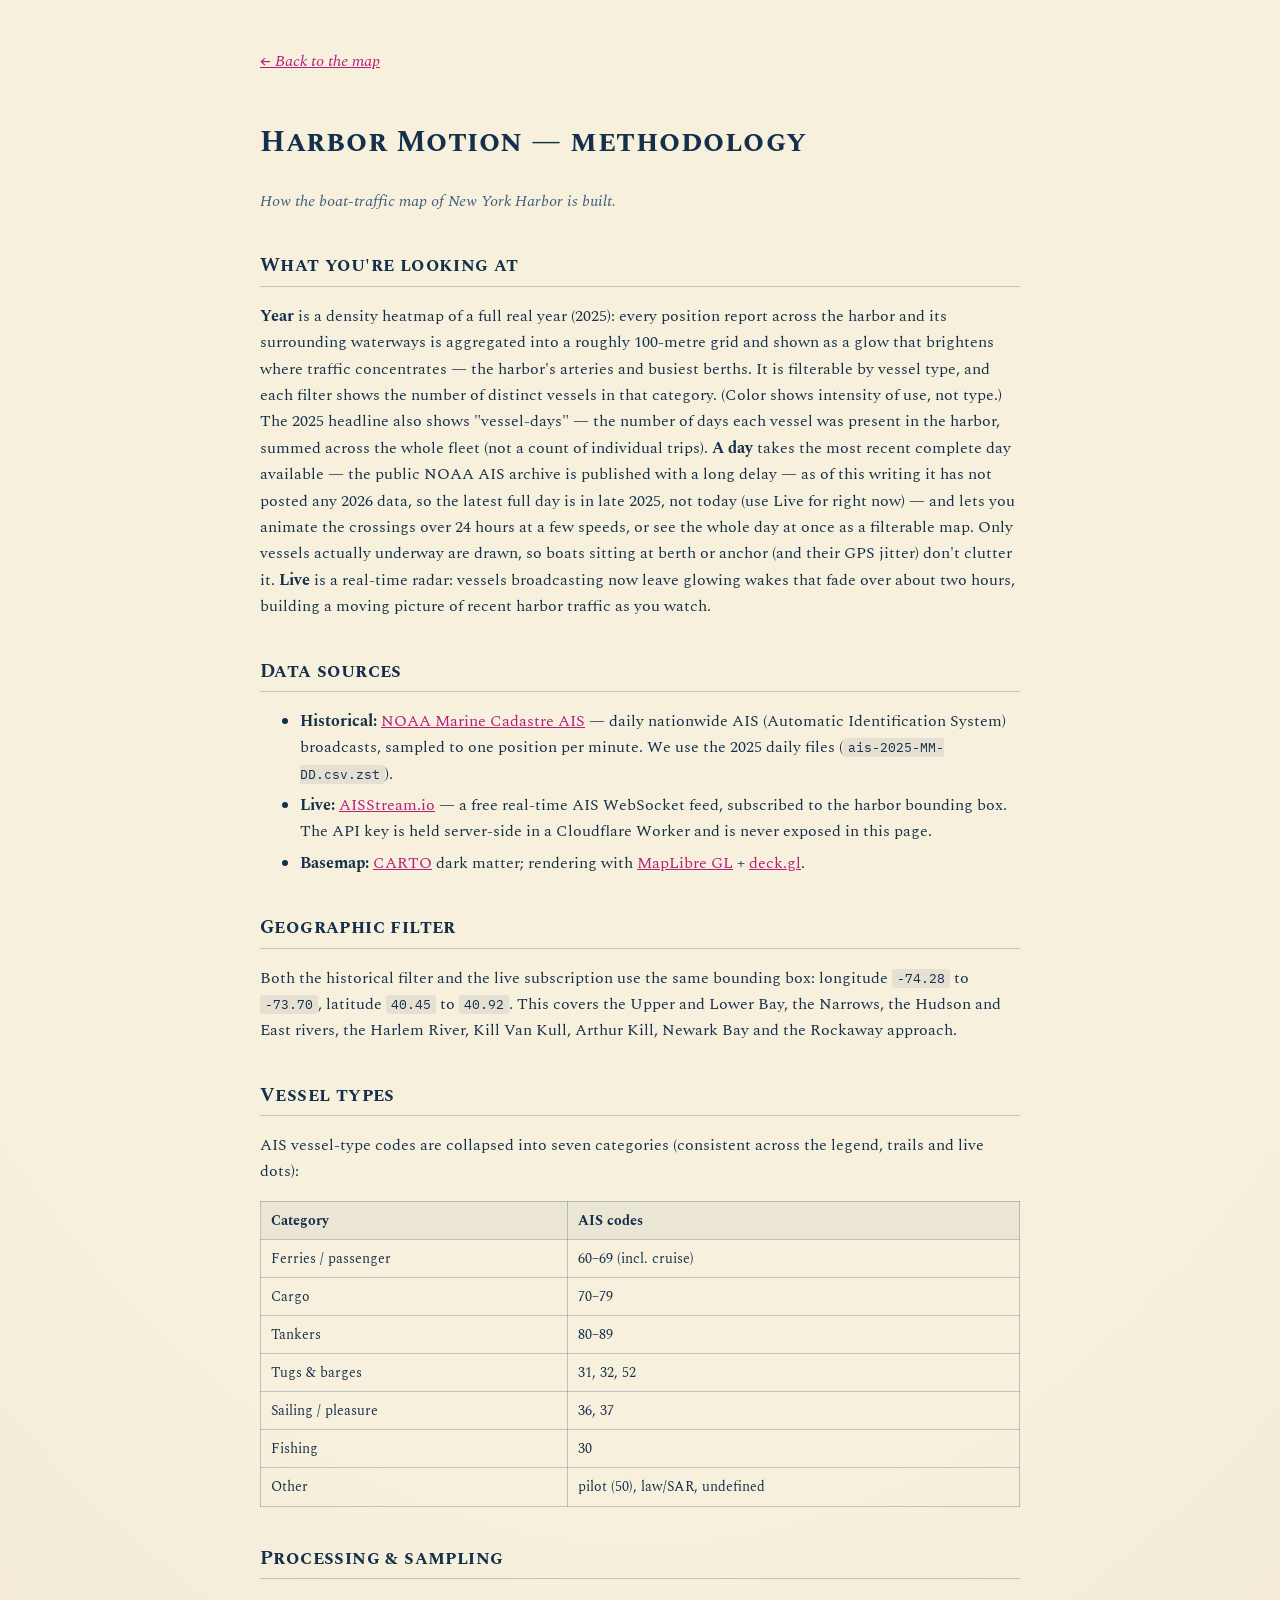
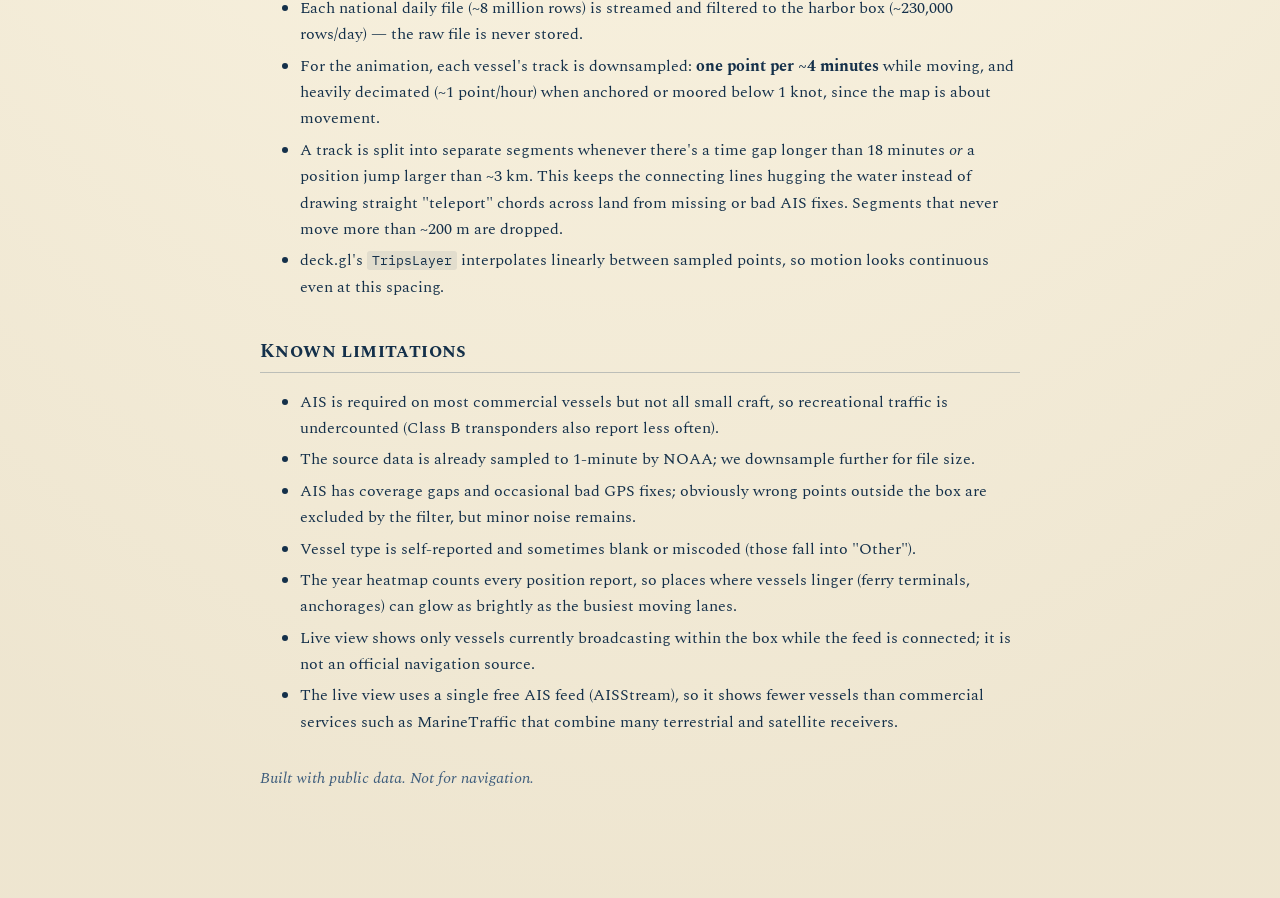
<file: methodology.html>
<!DOCTYPE html>
<html lang="en">
<head>
<meta charset="utf-8" />
<meta name="viewport" content="width=device-width, initial-scale=1" />
<title>Harbor Motion — methodology & data sources</title>
<link href="https://fonts.googleapis.com/css2?family=Spectral:ital,wght@0,400;0,500;0,600;0,700;1,400&family=IBM+Plex+Mono:wght@400;500&display=swap" rel="stylesheet" />
<style>
  :root { --ink:#14304a; --ink-soft:#3f5e7d; --magenta:#b51e7a; --paper:#f7f0dd; --rule:#1b3a5b; }
  body { background:var(--paper); color:var(--ink); font-family:"Spectral",Georgia,serif;
    max-width:760px; margin:0 auto; padding:48px 24px 90px; line-height:1.65;
    background-image: radial-gradient(120% 100% at 50% 0%, rgba(120,92,40,0) 60%, rgba(120,92,40,0.07) 100%); }
  a { color:var(--magenta); } a:hover { text-decoration:none; }
  h1 { font-size:30px; font-weight:700; font-variant:small-caps; letter-spacing:0.5px; }
  h2 { font-size:19px; margin-top:36px; color:var(--ink); font-variant:small-caps; letter-spacing:0.4px;
    border-bottom:1px solid rgba(27,58,91,0.25); padding-bottom:4px; }
  code { font-family:"IBM Plex Mono",monospace; background:rgba(20,48,74,0.08); padding:1px 5px;
    border-radius:3px; font-size:13px; color:var(--ink); }
  table { border-collapse:collapse; width:100%; margin-top:12px; font-size:14px; }
  td,th { border:1px solid rgba(27,58,91,0.25); padding:7px 10px; text-align:left; }
  th { background:rgba(20,48,74,0.06); }
  .dim { color:var(--ink-soft); font-style:italic; } .back { display:inline-block; margin-bottom:24px; font-style:italic; }
  li { margin:5px 0; }
  strong { color:var(--ink); }
</style>
</head>
<body>
<a class="back" href="index.html">← Back to the map</a>
<h1>Harbor Motion — methodology</h1>
<p class="dim">How the boat-traffic map of New York Harbor is built.</p>

<h2>What you're looking at</h2>
<p><strong>Year</strong> is a density heatmap of a full real year (2025): every position report across
the harbor and its surrounding waterways is aggregated into a roughly 100-metre grid and shown as a glow
that brightens where traffic concentrates — the harbor's arteries and busiest berths. It is filterable
by vessel type, and each filter shows the number of distinct vessels in that category. (Color shows
intensity of use, not type.) The 2025 headline also shows "vessel-days" — the number of days each
vessel was present in the harbor, summed across the whole fleet (not a count of individual trips). <strong>A day</strong> takes the most recent complete day available — the
public NOAA AIS archive is published with a long delay — as of this writing it has not posted any 2026
data, so the latest full day is in late 2025, not today (use Live for right now) — and lets you animate the crossings over 24 hours at a few speeds, or see the whole day
at once as a filterable map. Only vessels actually underway are drawn, so boats sitting at berth or
anchor (and their GPS jitter) don't clutter it.
<strong>Live</strong> is a real-time radar: vessels broadcasting now leave glowing wakes that fade over
about two hours, building a moving picture of recent harbor traffic as you watch.</p>

<h2>Data sources</h2>
<ul>
  <li><strong>Historical:</strong> <a href="https://marinecadastre.gov/accessais/">NOAA Marine Cadastre AIS</a>
    — daily nationwide AIS (Automatic Identification System) broadcasts, sampled to one position
    per minute. We use the 2025 daily files (<code>ais-2025-MM-DD.csv.zst</code>).</li>
  <li><strong>Live:</strong> <a href="https://aisstream.io/">AISStream.io</a> — a free real-time
    AIS WebSocket feed, subscribed to the harbor bounding box. The API key is held server-side in a
    Cloudflare Worker and is never exposed in this page.</li>
  <li><strong>Basemap:</strong> <a href="https://carto.com/">CARTO</a> dark matter; rendering with
    <a href="https://maplibre.org/">MapLibre GL</a> + <a href="https://deck.gl/">deck.gl</a>.</li>
</ul>

<h2>Geographic filter</h2>
<p>Both the historical filter and the live subscription use the same bounding box:
longitude <code>-74.28</code> to <code>-73.70</code>, latitude <code>40.45</code> to <code>40.92</code>.
This covers the Upper and Lower Bay, the Narrows, the Hudson and East rivers, the Harlem River,
Kill Van Kull, Arthur Kill, Newark Bay and the Rockaway approach.</p>

<h2>Vessel types</h2>
<p>AIS vessel-type codes are collapsed into seven categories (consistent across the legend,
trails and live dots):</p>
<table>
  <tr><th>Category</th><th>AIS codes</th></tr>
  <tr><td>Ferries / passenger</td><td>60–69 (incl. cruise)</td></tr>
  <tr><td>Cargo</td><td>70–79</td></tr>
  <tr><td>Tankers</td><td>80–89</td></tr>
  <tr><td>Tugs &amp; barges</td><td>31, 32, 52</td></tr>
  <tr><td>Sailing / pleasure</td><td>36, 37</td></tr>
  <tr><td>Fishing</td><td>30</td></tr>
  <tr><td>Other</td><td>pilot (50), law/SAR, undefined</td></tr>
</table>

<h2>Processing &amp; sampling</h2>
<ul>
  <li>Each national daily file (~8 million rows) is streamed and filtered to the harbor box
    (~230,000 rows/day) — the raw file is never stored.</li>
  <li>For the animation, each vessel's track is downsampled: <strong>one point per ~4 minutes</strong>
    while moving, and heavily decimated (~1 point/hour) when anchored or moored below 1 knot,
    since the map is about movement.</li>
  <li>A track is split into separate segments whenever there's a time gap longer than 18 minutes
    <em>or</em> a position jump larger than ~3&nbsp;km. This keeps the connecting lines hugging the
    water instead of drawing straight "teleport" chords across land from missing or bad AIS fixes.
    Segments that never move more than ~200&nbsp;m are dropped.</li>
  <li>deck.gl's <code>TripsLayer</code> interpolates linearly between sampled points, so motion
    looks continuous even at this spacing.</li>
</ul>

<h2>Known limitations</h2>
<ul>
  <li>AIS is required on most commercial vessels but not all small craft, so recreational traffic is
    undercounted (Class B transponders also report less often).</li>
  <li>The source data is already sampled to 1-minute by NOAA; we downsample further for file size.</li>
  <li>AIS has coverage gaps and occasional bad GPS fixes; obviously wrong points outside the box are
    excluded by the filter, but minor noise remains.</li>
  <li>Vessel type is self-reported and sometimes blank or miscoded (those fall into "Other").</li>
  <li>The year heatmap counts every position report, so places where vessels linger (ferry terminals,
    anchorages) can glow as brightly as the busiest moving lanes.</li>
  <li>Live view shows only vessels currently broadcasting within the box while the feed is connected;
    it is not an official navigation source.</li>
  <li>The live view uses a single free AIS feed (AISStream), so it shows fewer vessels than commercial
    services such as MarineTraffic that combine many terrestrial and satellite receivers.</li>
</ul>

<p class="dim" style="margin-top:30px">Built with public data. Not for navigation.</p>
</body>
</html>
</file>
